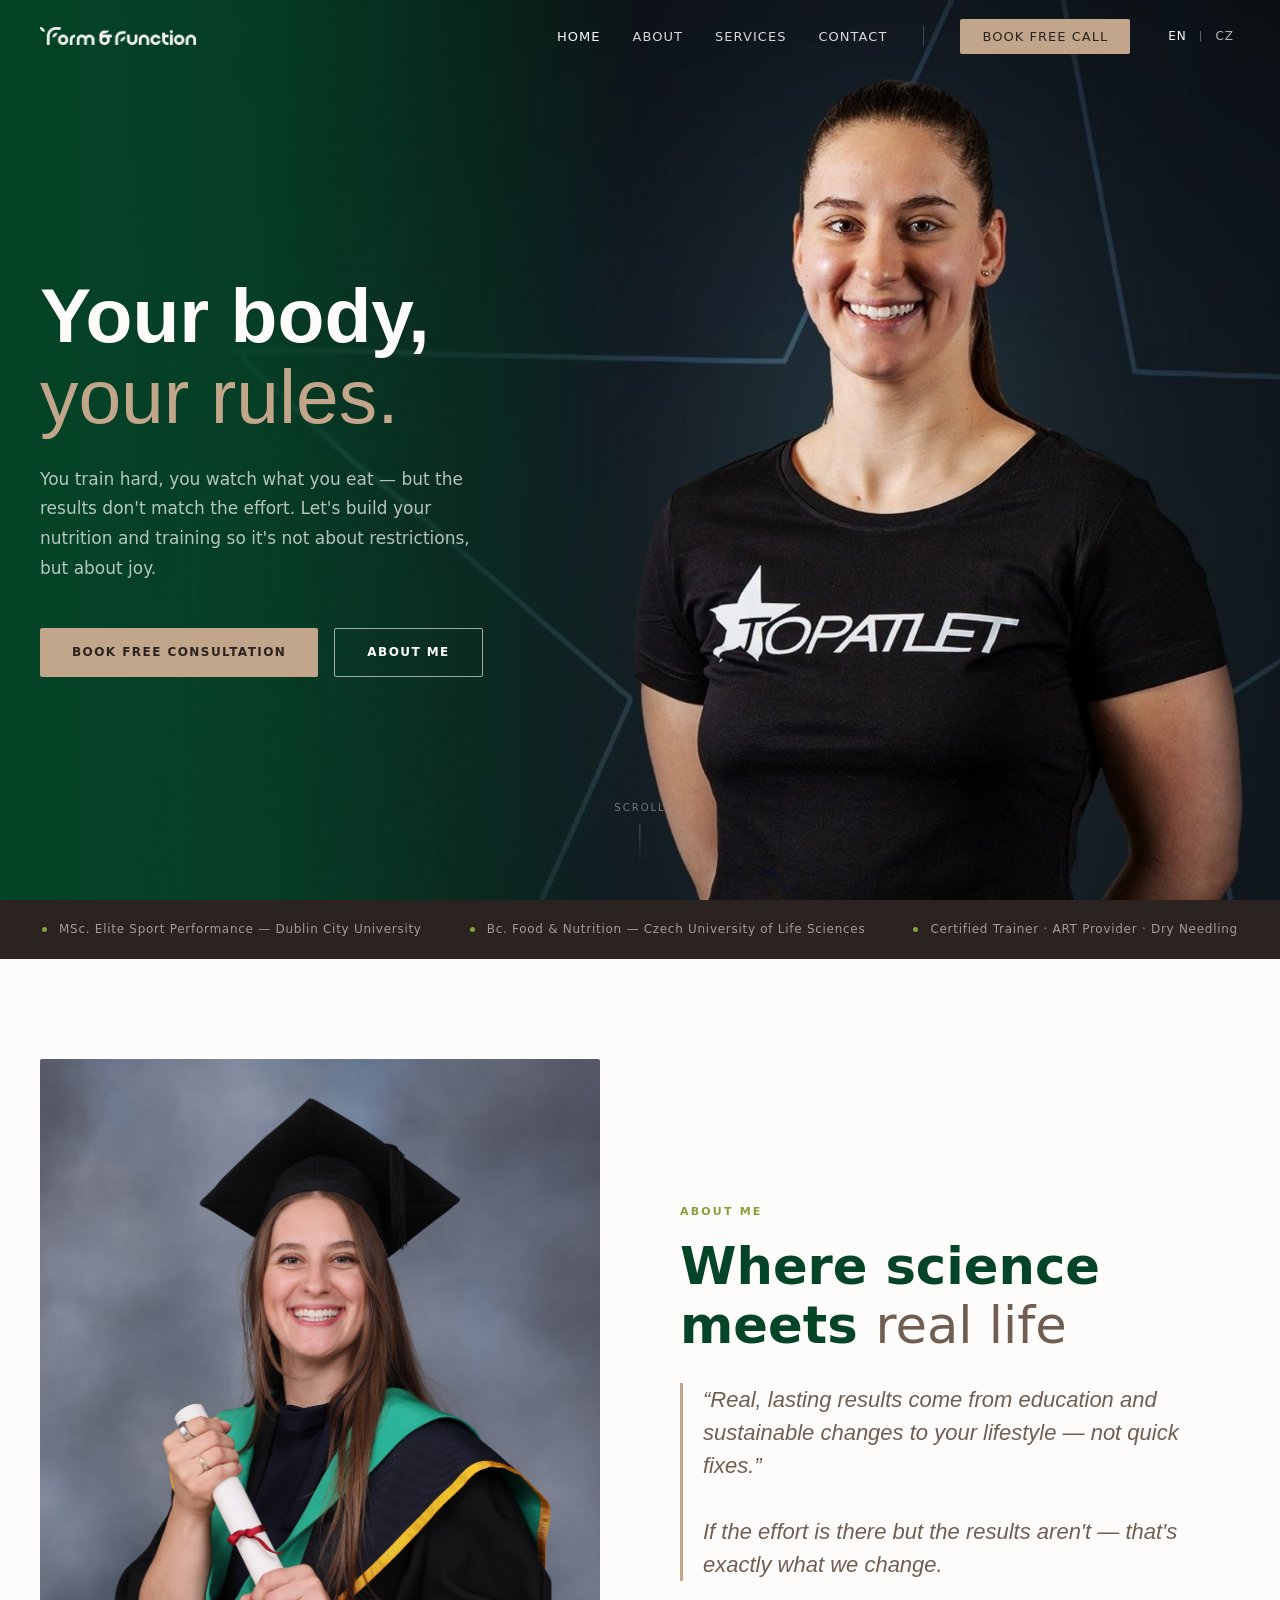
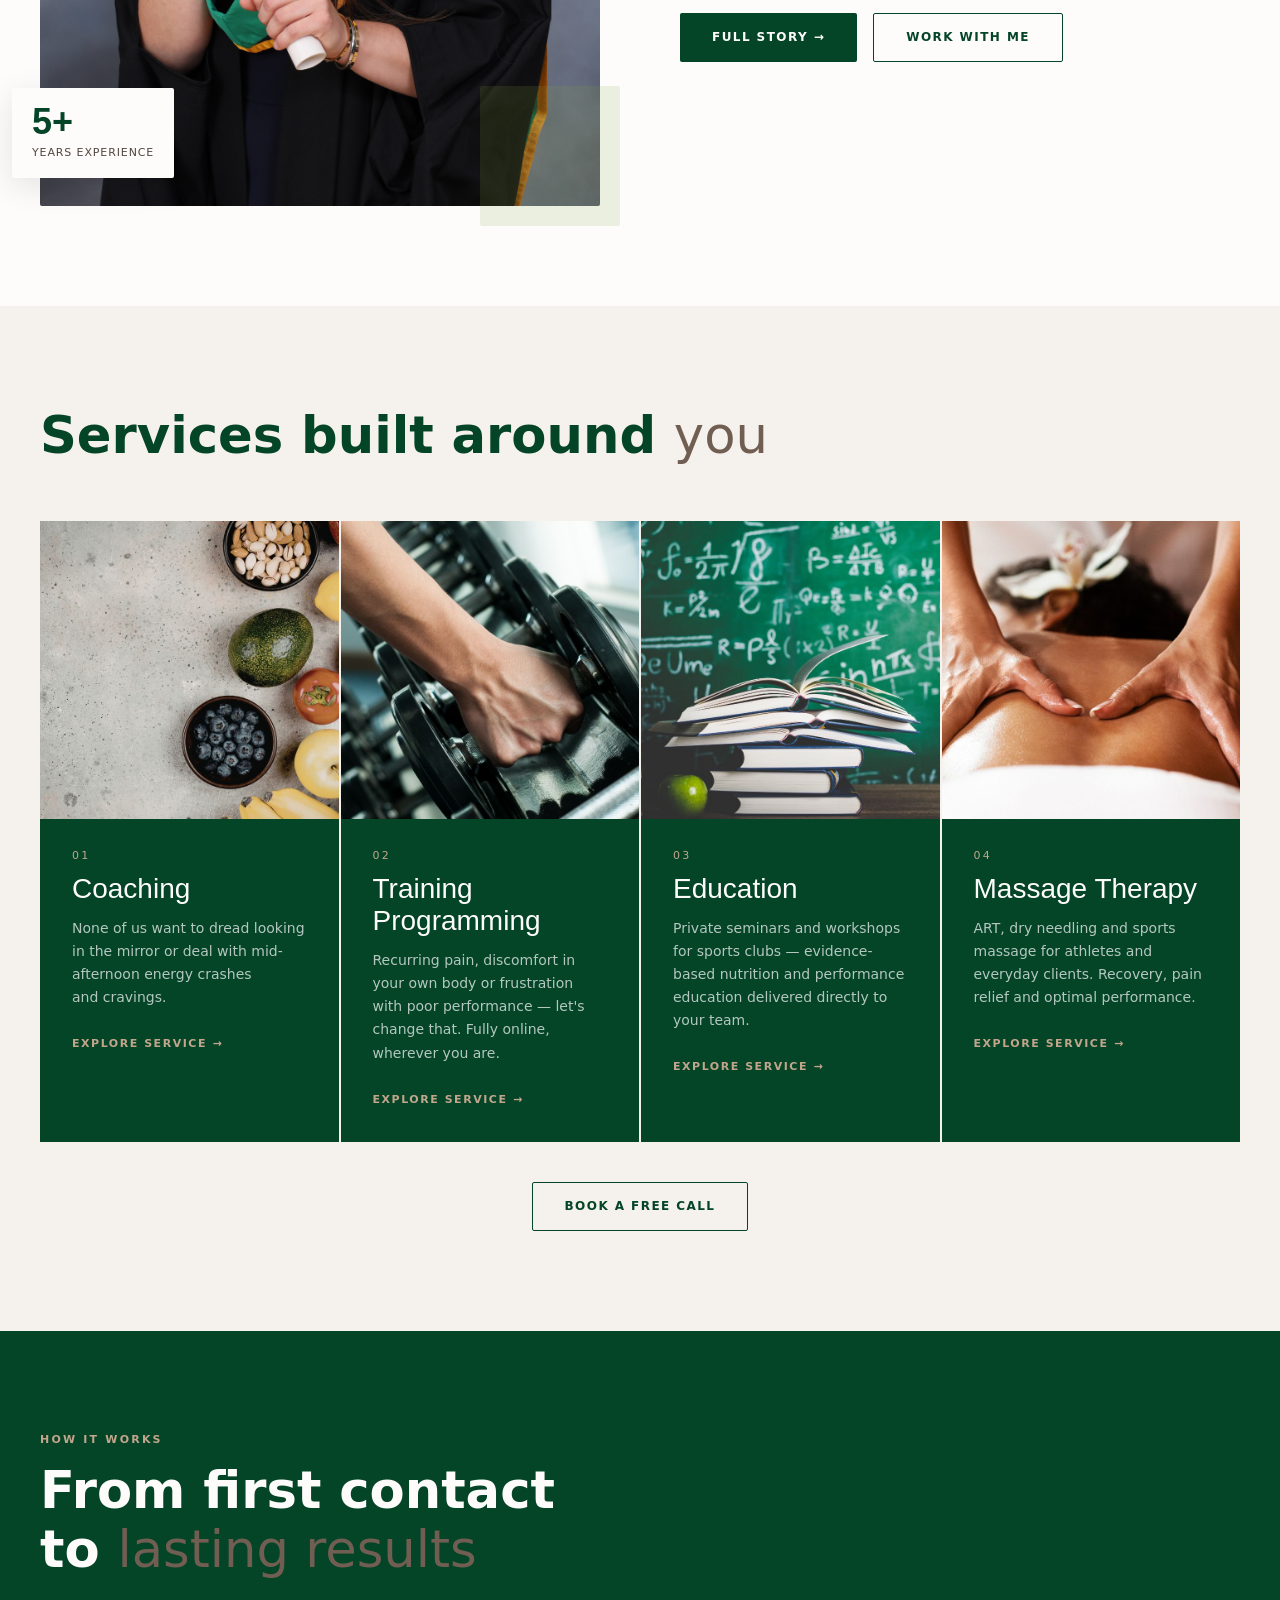
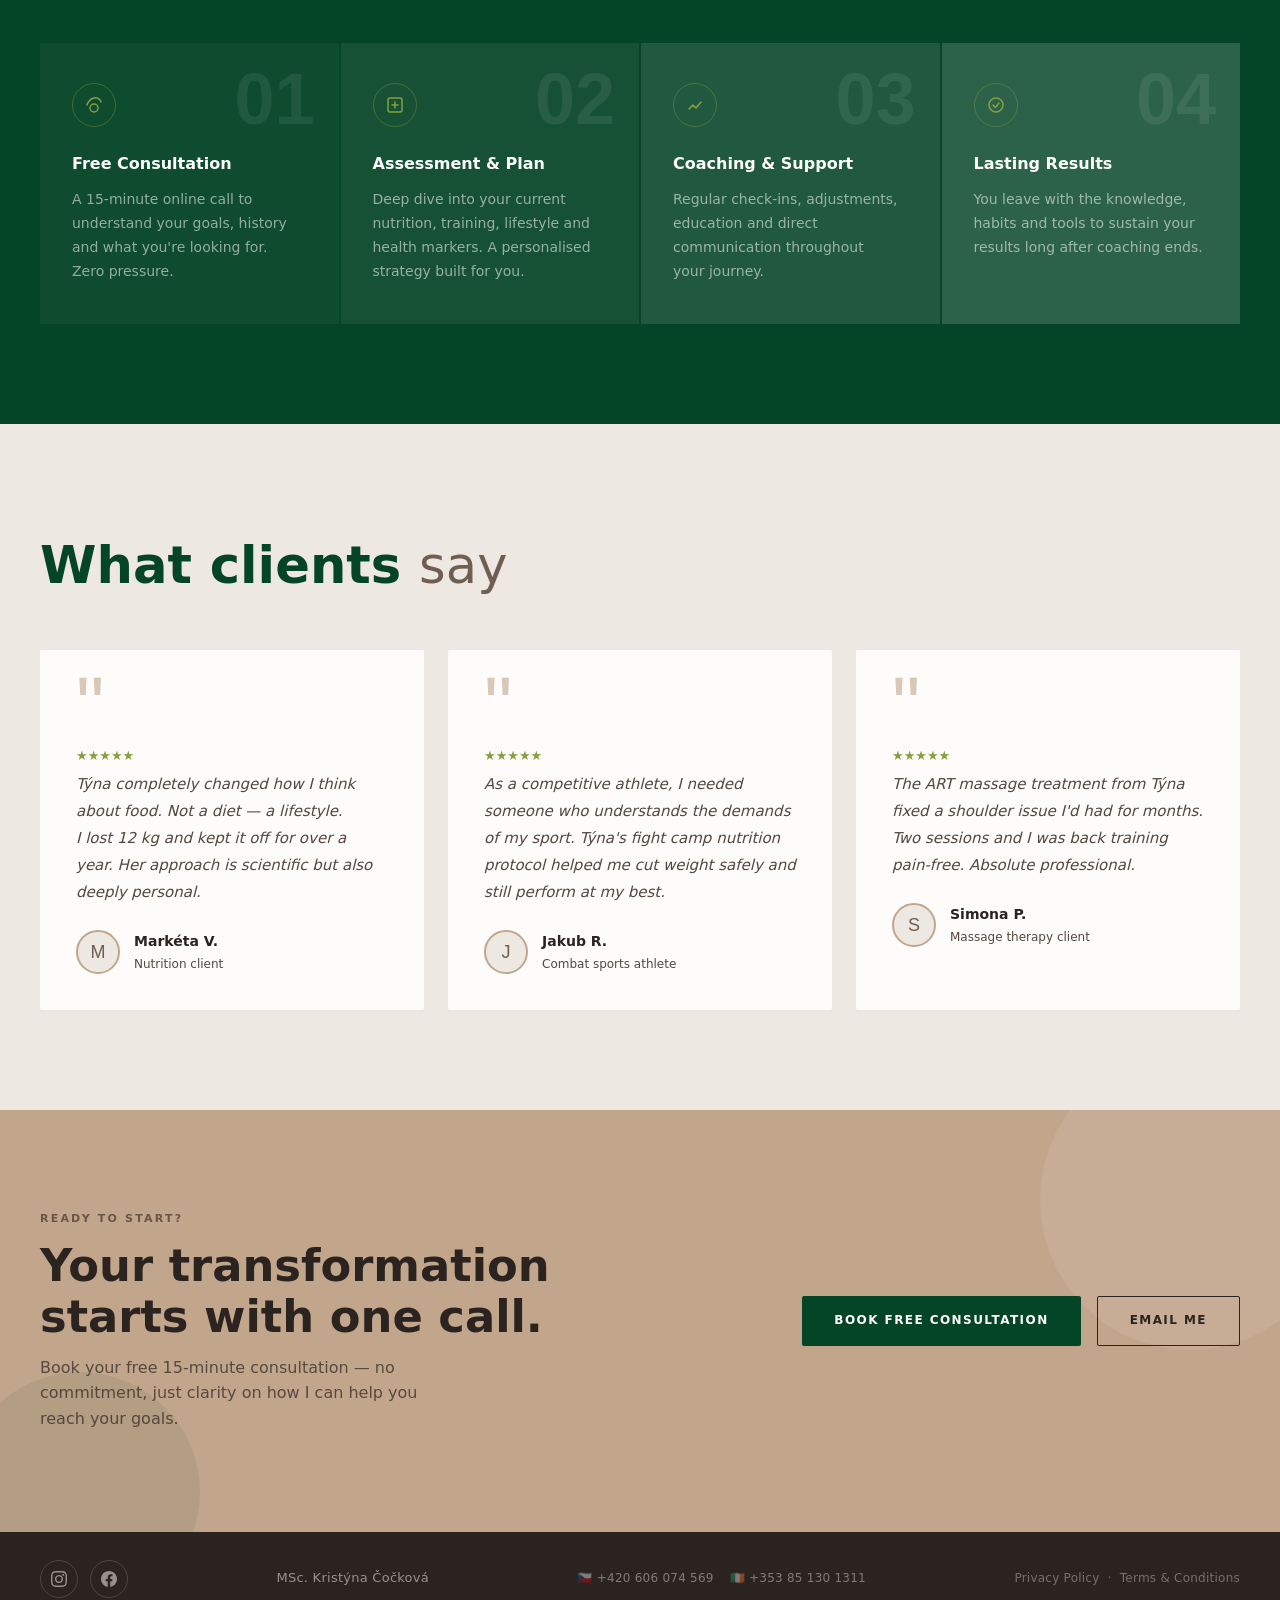
<file: index.html>
<!DOCTYPE html>
<html lang="en">
<head>
  <meta charset="UTF-8">
  <meta name="viewport" content="width=device-width, initial-scale=1.0">
  <title>Form & Function — Nutrition, Training & Massage | Kristýna Čočková</title>
  <meta name="description" content="Science-backed nutrition coaching, personal training and massage therapy by Kristýna Čočková, MSc. Online and in-person.">
  <link rel="stylesheet" href="shared.css">
  <link rel="icon" href="data:image/svg+xml,<svg xmlns='http://www.w3.org/2000/svg' viewBox='0 0 32 32'><rect width='32' height='32' rx='4' fill='%23044427'/><text x='50%25' y='55%25' font-size='18' font-family='serif' fill='%23C2A68C' text-anchor='middle' dominant-baseline='middle'>F</text></svg>">
  <style>
    /* ── Reveal animations ── */
    [data-reveal] { opacity: 0; transform: translateY(28px); transition: opacity 0.7s ease, transform 0.7s ease; }
    [data-reveal].revealed { opacity: 1; transform: none; }
    [data-reveal][data-delay="1"] { transition-delay: 0.1s; }
    [data-reveal][data-delay="2"] { transition-delay: 0.2s; }
    [data-reveal][data-delay="3"] { transition-delay: 0.3s; }
    [data-reveal][data-delay="4"] { transition-delay: 0.4s; }

    /* ── Hero ── */
    .hero {
      min-height: 100vh;
      position: relative;
      display: flex;
      align-items: center;
      overflow: hidden;
      background: url('tynka.jpg') center top / cover no-repeat;
    }
    .hero::before {
      content: '';
      position: absolute;
      inset: 0;
      background: linear-gradient(to right, var(--green) 0%, rgba(4,68,39,0.85) 20%, rgba(4,68,39,0.4) 38%, transparent 50%);
      z-index: 1;
      pointer-events: none;
    }
    .hero-inner {
      position: relative;
      z-index: 2;
      max-width: 1280px;
      margin: 0 auto;
      padding: calc(var(--nav-h) + 80px) 40px 100px;
      width: 100%;
      display: flex;
      align-items: center;
    }
    .hero-content {
      max-width: 620px;
    }
    .hero-eyebrow {
      display: flex;
      align-items: center;
      gap: 12px;
      margin-bottom: 28px;
    }
    .hero-eyebrow-line {
      width: 40px;
      height: 1.5px;
      background: var(--sand);
      flex-shrink: 0;
    }
    .hero-eyebrow span {
      font-size: 11px;
      font-weight: 600;
      letter-spacing: 0.22em;
      text-transform: uppercase;
      color: var(--sand);
    }
    .hero-title {
      font-family: 'Garet', sans-serif;
      font-size: clamp(44px, 6vw, 86px);
      font-weight: 800;
      line-height: 1.05;
      color: var(--white);
      text-wrap: pretty;
      margin-bottom: 28px;
    }
    .hero-title em {
      font-style: normal; font-weight: 400;
      color: var(--sand);
    }
    .hero-title strong {
      font-weight: 600;
      color: var(--lime-light);
    }
    .hero-sub {
      font-size: 17px;
      line-height: 1.75;
      color: rgba(255,255,255,0.7);
      max-width: 460px;
      margin-bottom: 44px;
      text-wrap: pretty;
    }
    .hero-actions {
      display: flex;
      gap: 16px;
      flex-wrap: wrap;
    }
    .hero-scroll {
      position: absolute;
      bottom: 36px;
      left: 50%;
      transform: translateX(-50%);
      z-index: 2;
      display: flex;
      flex-direction: column;
      align-items: center;
      gap: 8px;
    }
    .hero-scroll span {
      font-size: 10px;
      letter-spacing: 0.2em;
      text-transform: uppercase;
      color: rgba(255,255,255,0.4);
    }
    .hero-scroll-line {
      width: 1px;
      height: 40px;
      background: linear-gradient(to bottom, rgba(255,255,255,0.3), transparent);
      animation: scrollPulse 2s infinite;
    }
    @keyframes scrollPulse {
      0%, 100% { opacity: 0.4; }
      50% { opacity: 1; }
    }

    /* ── Credentials strip ── */
    .credentials {
      background: var(--brown-dark);
      padding: 20px 40px;
    }
    .credentials-inner {
      max-width: 1280px;
      margin: 0 auto;
      display: flex;
      align-items: center;
      justify-content: center;
      gap: 48px;
      flex-wrap: wrap;
    }
    .cred-item {
      display: flex;
      align-items: center;
      gap: 12px;
      color: rgba(255,255,255,0.55);
      font-size: 12px;
      letter-spacing: 0.06em;
      font-weight: 500;
    }
    .cred-dot {
      width: 5px;
      height: 5px;
      border-radius: 50%;
      background: var(--lime);
      flex-shrink: 0;
    }

    /* ── About strip ── */
    .about-strip {
      padding: 100px 40px;
      background: var(--white);
    }
    .about-strip-inner {
      max-width: 1280px;
      margin: 0 auto;
      display: grid;
      grid-template-columns: 1fr 1fr;
      gap: 80px;
      align-items: center;
    }
    .about-photo-wrap {
      position: relative;
    }
    .about-photo-frame {
      aspect-ratio: 3/4;
      background: var(--cream-mid);
      border-radius: 2px;
      overflow: hidden;
      position: relative;
    }
    .about-photo-frame img {
      width: 100%;
      height: 100%;
      object-fit: cover;
      object-position: center top;
      display: block;
    }
    .about-photo-accent {
      position: absolute;
      bottom: -20px;
      right: -20px;
      width: 140px;
      height: 140px;
      background: var(--lime);
      opacity: 0.15;
      border-radius: 2px;
    }
    .about-photo-tag {
      position: absolute;
      bottom: 28px;
      left: -28px;
      background: var(--white);
      padding: 16px 20px;
      box-shadow: 0 8px 32px rgba(0,0,0,0.1);
      border-radius: 2px;
    }
    .about-photo-tag .tag-num {
      font-family: 'Garet', sans-serif;
      font-size: 36px;
      font-weight: 800;
      color: var(--green);
      line-height: 1;
    }
    .about-photo-tag .tag-label {
      font-size: 11px;
      letter-spacing: 0.08em;
      text-transform: uppercase;
      color: var(--text-light);
      margin-top: 4px;
    }
    .about-text .section-label { margin-bottom: 16px; }
    .about-quote {
      font-family: 'Garet', sans-serif;
      font-size: 22px;
      font-weight: 400;
      font-style: italic;
      color: var(--sand-dark);
      line-height: 1.5;
      border-left: 3px solid var(--sand);
      padding-left: 20px;
      margin: 28px 0;
    }
    .about-text p {
      font-size: 16px;
      line-height: 1.8;
      color: var(--text-light);
      text-wrap: pretty;
    }

    /* ── Services ── */
    .services {
      padding: 100px 40px;
      background: var(--cream);
    }
    .services-inner {
      max-width: 1280px;
      margin: 0 auto;
    }
    .services-header {
      display: flex;
      align-items: flex-end;
      justify-content: space-between;
      margin-bottom: 56px;
      gap: 24px;
      flex-wrap: wrap;
    }
    .services-grid {
      display: grid;
      grid-template-columns: repeat(4, 1fr);
      gap: 2px;
    }
    .service-card {
      display: flex;
      flex-direction: column;
      overflow: hidden;
      background: var(--green);
      cursor: pointer;
    }
    .service-card-img {
      aspect-ratio: 1;
      flex-shrink: 0;
      position: relative;
      overflow: hidden;
    }
    .service-card-img img {
      width: 100%;
      height: 100%;
      object-fit: cover;
      display: block;
      transition: transform 0.6s ease;
    }
    .service-card:hover .service-card-img img { transform: scale(1.04); }
    .service-card-content {
      padding: 28px 32px 32px;
    }
    .service-card-number {
      font-size: 11px;
      letter-spacing: 0.2em;
      color: var(--sand);
      margin-bottom: 8px;
      font-weight: 500;
    }
    .service-card-title {
      font-family: 'Garet', sans-serif;
      font-size: 28px;
      font-weight: 400;
      color: var(--white);
      margin-bottom: 12px;
      line-height: 1.15;
    }
    .service-card-desc {
      font-size: 14px;
      line-height: 1.65;
      color: rgba(255,255,255,0.7);
      margin-bottom: 20px;
      max-width: 280px;
      text-wrap: pretty;
    }
    .service-card-link {
      display: inline-flex;
      align-items: center;
      gap: 8px;
      font-size: 11px;
      font-weight: 600;
      letter-spacing: 0.14em;
      text-transform: uppercase;
      color: var(--sand);
      transition: gap 0.2s;
    }
    .service-card:hover .service-card-link { gap: 14px; }

    /* ── Process ── */
    .process {
      padding: 100px 40px;
      background: var(--green);
    }
    .process-inner {
      max-width: 1280px;
      margin: 0 auto;
    }
    .process-header { margin-bottom: 64px; }
    .process-header .section-label { color: var(--sand); }
    .process-header .section-title { color: var(--white); }
    .process-steps {
      display: grid;
      grid-template-columns: repeat(4, 1fr);
      gap: 2px;
    }
    .process-step {
      background: rgba(255,255,255,0.05);
      padding: 40px 32px;
      position: relative;
      transition: background 0.3s;
    }
    .process-step:hover { background: rgba(255,255,255,0.09); }
    .process-step-num {
      font-family: 'Garet', sans-serif;
      font-size: 72px;
      font-weight: 800;
      color: rgba(255,255,255,0.08);
      line-height: 1;
      position: absolute;
      top: 20px;
      right: 24px;
    }
    .process-step-icon {
      width: 44px;
      height: 44px;
      border-radius: 50%;
      border: 1.5px solid rgba(134,160,61,0.4);
      display: flex;
      align-items: center;
      justify-content: center;
      margin-bottom: 24px;
    }
    .process-step-title {
      font-size: 16px;
      font-weight: 600;
      color: var(--white);
      margin-bottom: 12px;
    }
    .process-step-desc {
      font-size: 14px;
      line-height: 1.7;
      color: rgba(255,255,255,0.55);
      text-wrap: pretty;
    }

    /* ── Testimonials ── */
    .testimonials {
      padding: 100px 40px;
      background: var(--cream-mid);
    }
    .testimonials-inner {
      max-width: 1280px;
      margin: 0 auto;
    }
    .testimonials-header { margin-bottom: 56px; }
    .testimonials-grid {
      display: grid;
      grid-template-columns: repeat(3, 1fr);
      gap: 24px;
    }
    .testimonial-card {
      background: var(--white);
      padding: 36px;
      border-radius: 2px;
      position: relative;
    }
    .testimonial-card::before {
      content: '"';
      font-family: 'Garet', sans-serif;
      font-size: 80px;
      color: var(--sand);
      line-height: 0.5;
      display: block;
      margin-bottom: 20px;
      opacity: 0.6;
    }
    .testimonial-text {
      font-size: 15px;
      line-height: 1.8;
      color: var(--text-light);
      font-style: italic;
      text-wrap: pretty;
      margin-bottom: 24px;
    }
    .testimonial-author {
      display: flex;
      align-items: center;
      gap: 14px;
    }
    .testimonial-avatar {
      width: 44px;
      height: 44px;
      border-radius: 50%;
      background: var(--cream-mid);
      border: 2px solid var(--sand);
      display: flex;
      align-items: center;
      justify-content: center;
      font-family: 'Garet', sans-serif;
      font-size: 18px;
      color: var(--sand-dark);
      flex-shrink: 0;
    }
    .testimonial-name {
      font-size: 14px;
      font-weight: 600;
      color: var(--text);
    }
    .testimonial-role {
      font-size: 12px;
      color: var(--text-light);
      margin-top: 2px;
    }
    .testimonial-stars {
      color: var(--lime);
      font-size: 13px;
      margin-bottom: 4px;
    }

    /* ── CTA Banner ── */
    .cta-banner {
      padding: 100px 40px;
      background: var(--sand);
      position: relative;
      overflow: hidden;
    }
    .cta-banner::before {
      content: '';
      position: absolute;
      top: -60px; right: -60px;
      width: 300px; height: 300px;
      border-radius: 50%;
      background: rgba(255,255,255,0.08);
    }
    .cta-banner::after {
      content: '';
      position: absolute;
      bottom: -80px; left: -40px;
      width: 240px; height: 240px;
      border-radius: 50%;
      background: rgba(4,68,39,0.08);
    }
    .cta-banner-inner {
      max-width: 1280px;
      margin: 0 auto;
      position: relative;
      z-index: 2;
      display: flex;
      align-items: center;
      justify-content: space-between;
      gap: 48px;
      flex-wrap: wrap;
    }
    .cta-banner-text .section-label { color: var(--brown-dark); opacity: 0.6; }
    .cta-banner-text .section-title { color: var(--brown-dark); font-size: clamp(28px, 3.5vw, 48px); }
    .cta-banner-actions { display: flex; gap: 16px; flex-wrap: wrap; }

    /* ── Responsive ── */
    @media (max-width: 1024px) {
      .about-strip-inner { grid-template-columns: 1fr; gap: 48px; }
      .about-photo-wrap { max-width: 420px; }
      .services-grid { grid-template-columns: 1fr 1fr; }
      .services-grid .service-card:nth-child(4) { grid-column: span 2; }
      .process-steps { grid-template-columns: 1fr 1fr; }
      .testimonials-grid { grid-template-columns: 1fr 1fr; }
    }
    @media (max-width: 768px) {
      .hero-photo { display: none; }
      .hero-inner { padding-left: 20px; padding-right: 20px; }
      .credentials { padding: 16px 20px; }
      .credentials-inner { gap: 20px; justify-content: flex-start; }
      .about-strip, .services, .process, .testimonials, .cta-banner { padding: 64px 20px; }
      .services-grid { grid-template-columns: 1fr; }
      .process-steps { grid-template-columns: 1fr; }
      .testimonials-grid { grid-template-columns: 1fr; }
      .services-header { flex-direction: column; align-items: flex-start; }
      .cta-banner-inner { flex-direction: column; }
      .about-photo-tag { left: 12px; }
    }
  </style>

  <!-- SEO & Open Graph -->
  <link rel="canonical" href="https://formnfunction.eu/">
  <meta property="og:type" content="website">
  <meta property="og:url" content="https://formnfunction.eu/">
  <meta property="og:title" content="Form & Function — Nutrition, Training & Massage | Kristýna Čočková">
  <meta property="og:description" content="Science-backed nutrition coaching and training programming by Kristýna Čočková, MSc. Fully online. Real results, no restrictions.">
  <meta property="og:image" content="https://formnfunction.eu/tynka.jpg">
  <meta property="og:site_name" content="Form & Function">
  <meta name="twitter:card" content="summary_large_image">
  <meta name="twitter:title" content="Form & Function — Nutrition, Training & Massage | Kristýna Čočková">
  <meta name="twitter:description" content="Science-backed nutrition coaching and training programming by Kristýna Čočková, MSc. Fully online. Real results, no restrictions.">
  <meta name="twitter:image" content="https://formnfunction.eu/tynka.jpg">
</head>
<body>

  <!-- Nav injected by JS -->

  <!-- ═══════════ HERO ═══════════ -->
  <section class="hero">
    <div class="hero-inner">
      <div class="hero-content">
        <h1 class="hero-title" data-en="Your body,<br><em>your rules.</em>" data-cs="Tvoje tělo,<br><em>tvá pravidla.</em>">
          Your body,<br><em>your rules.</em>
        </h1>
        <p class="hero-sub" data-en="You train hard, you watch what you eat — but the results don't match the effort. Let's build your nutrition and training so it's not about restrictions, but about joy." data-cs="Makáš, hlídáš jídlo — a výsledky pořád neodpovídají snaze. Postavme tvou výživu a trénink tak, aby to nebylo o restrikcích, ale o radosti.">
          Makáš, hlídáš jídlo — a výsledky pořád neodpovídají snaze. Postavme tvou výživu a trénink tak, aby to nebylo o restrikcích, ale o radosti.
        </p>
        <div class="hero-actions">
          <a href="https://calendly.com/formnfunction/free-consultation" class="btn btn-sand" data-en="Book Free Consultation" data-cs="Domluvit konzultaci zdarma">Book Free Consultation</a>
          <a href="/about" class="btn btn-outline-white" data-en="About me" data-cs="O mně">About me</a>
        </div>
      </div>
    </div>

    <div class="hero-scroll">
      <span>Scroll</span>
      <div class="hero-scroll-line"></div>
    </div>
  </section>

  <!-- ═══════════ CREDENTIALS ═══════════ -->
  <div class="credentials">
    <div class="credentials-inner">
      <div class="cred-item"><div class="cred-dot"></div><span data-en="MSc. Elite Sport Performance — Dublin City University" data-cs="MSc. Elite Sport Performance — Dublin City University">MSc. Elite Sport Performance — Dublin City University</span></div>
      <div class="cred-item"><div class="cred-dot"></div><span data-en="Bc. Food & Nutrition — Czech University of Life Sciences" data-cs="Bc. Výživa a potraviny — ČZU Praha">Bc. Food & Nutrition — Czech University of Life Sciences</span></div>
      <div class="cred-item"><div class="cred-dot"></div><span data-en="Certified Trainer · ART Provider · Dry Needling" data-cs="Certifikovaný trenér · ART · Dry Needling">Certified Trainer · ART Provider · Dry Needling</span></div>
    </div>
  </div>

  <!-- ═══════════ ABOUT STRIP ═══════════ -->
  <section class="about-strip">
    <div class="about-strip-inner">
      <div class="about-photo-wrap" data-reveal>
        <div class="about-photo-frame">
          <img src="tyna.jpg" alt="Kristýna Čočková">
        </div>
        <div class="about-photo-accent"></div>
        <div class="about-photo-tag">
          <div class="tag-num">5+</div>
          <div class="tag-label" data-en="Years experience" data-cs="Let zkušeností">Years experience</div>
        </div>
      </div>

      <div class="about-text" data-reveal data-delay="2">
        <span class="section-label" data-en="About me" data-cs="O mně">About me</span>
        <h2 class="section-title" data-en="Where science meets <em>real life</em>" data-cs="Kde věda potkává <em>skutečný život</em>">Where science meets <em>real life</em></h2>

        <blockquote class="about-quote" data-en="&ldquo;Real, lasting results come from education and sustainable changes to your lifestyle — not quick fixes.&rdquo;<br><br>If the effort is there but the results aren't — that's exactly what we change." data-cs="&ldquo;Skutečné, trvalé výsledky přichází ze vzdělání a udržitelných změn tvyho životního stylu — ne z rychlých řešení.&rdquo;<br><br>Makáš, ale výsledky nepřichází? Přesně to změníme.">
          &ldquo;Skutečné, trvalé výsledky přichází ze vzdělání a udržitelných změn tvyho životního stylu — ne z rychlých řešení.&rdquo;<br><br>Makáš, ale výsledky nepřichází? Přesně to změníme.
        </blockquote>

        <div style="margin-top: 32px; display: flex; gap: 16px; flex-wrap: wrap;">
          <a href="/about" class="btn btn-primary" data-en="Full story →" data-cs="Celý příběh →">Full story →</a>
          <a href="/contact" class="btn btn-outline" data-en="Work with me" data-cs="Pracuj se mnou">Work with me</a>
        </div>
      </div>
    </div>
  </section>

  <!-- ═══════════ SERVICES ═══════════ -->
  <section class="services">
    <div class="services-inner">
      <div class="services-header">
        <h2 class="section-title" data-en="Services built around <em>you</em>" data-cs="Služby postavené <em>kolem vás</em>">Services built around <em>you</em></h2>
      </div>

      <div class="services-grid">
        <!-- Nutrition -->
        <a href="/nutrition" class="service-card" data-reveal>
          <div class="service-card-img">
            <img src="nutrition.jpg" alt="Nutrition Coaching">
          </div>
          <div class="service-card-content">
            <div class="service-card-number">01</div>
            <h3 class="service-card-title" data-en="Coaching" data-cs="Koučing">Coaching</h3>
            <p class="service-card-desc" data-en="None of us want to dread looking in the mirror or deal with mid-afternoon energy crashes and cravings." data-cs="Nikdo z nás nechce mít strach z pohledu do zrcadla nebo čelit odpoledním propadům energie a záchvatům hladu.">None of us want to dread looking in the mirror or deal with mid-afternoon energy crashes and cravings.</p>
            <span class="service-card-link" data-en="Explore service →" data-cs="Zobrazit službu →">Explore service →</span>
          </div>
        </a>

        <!-- Training -->
        <a href="/training" class="service-card" data-reveal data-delay="2">
          <div class="service-card-img">
            <img src="training.jpg" alt="Personal Training">
          </div>
          <div class="service-card-content">
            <div class="service-card-number">02</div>
            <h3 class="service-card-title" data-en="Training Programming" data-cs="Tréninkový programming">Training Programming</h3>
            <p class="service-card-desc" data-en="Recurring pain, discomfort in your own body or frustration with poor performance — let's change that. Fully online, wherever you are." data-cs="Opakující se bolesti, diskomfort ve vlastním těle nebo frustrace ze slabého výkonu — zkusme to změnit. Plně online, nezáleží na tom, odkud jsi.">Recurring pain, discomfort in your own body or frustration with poor performance — let's change that. Fully online, wherever you are.</p>
            <span class="service-card-link" data-en="Explore service →" data-cs="Zobrazit službu →">Explore service →</span>
          </div>
        </a>

        <!-- Education -->
        <a href="/education" class="service-card" data-reveal data-delay="3">
          <div class="service-card-img">
            <img src="education.jpg" alt="Education">
          </div>
          <div class="service-card-content">
            <div class="service-card-number">03</div>
            <h3 class="service-card-title" data-en="Education" data-cs="Vzdělávání">Education</h3>
            <p class="service-card-desc" data-en="Private seminars and workshops for sports clubs — evidence-based nutrition and performance education delivered directly to your team." data-cs="Soukromé semináře a workshopy pro sportovní kluby — vědecky podložené vzdělávání o výživě a výkonu přímo pro váš tým.">Private seminars and workshops for sports clubs — evidence-based nutrition and performance education delivered directly to your team.</p>
            <span class="service-card-link" data-en="Explore service →" data-cs="Zobrazit službu →">Explore service →</span>
          </div>
        </a>

        <!-- Massage -->
        <a href="/massage" class="service-card" data-reveal data-delay="4">
          <div class="service-card-img">
            <img src="massage.jpg" alt="Massage Therapy">
          </div>
          <div class="service-card-content">
            <div class="service-card-number">04</div>
            <h3 class="service-card-title" data-en="Massage Therapy" data-cs="Masáže a manuální terapie">Massage Therapy</h3>
            <p class="service-card-desc" data-en="ART, dry needling and sports massage for athletes and everyday clients. Recovery, pain relief and optimal performance." data-cs="ART, dry needling a sportovní masáže pro sportovce i běžné klienty. Regenerace, úleva od bolesti a optimální výkon.">ART, dry needling and sports massage for athletes and everyday clients. Recovery, pain relief and optimal performance.</p>
            <span class="service-card-link" data-en="Explore service →" data-cs="Zobrazit službu →">Explore service →</span>
          </div>
        </a>
      </div>
      <div style="text-align:center; margin-top:40px;">
        <a href="/contact" class="btn btn-outline" data-en="Book a free call" data-cs="Domluvit konzultaci">Book a free call</a>
      </div>
    </div>
  </section>

  <!-- ═══════════ PROCESS ═══════════ -->
  <section class="process">
    <div class="process-inner">
      <div class="process-header" data-reveal>
        <span class="section-label" data-en="How it works" data-cs="Jak to funguje">How it works</span>
        <h2 class="section-title" data-en="From first contact<br>to <em>lasting results</em>" data-cs="Od prvního kontaktu<br>k <em>trvalým výsledkům</em>">From first contact<br>to <em>lasting results</em></h2>
      </div>
      <div class="process-steps">
        <div class="process-step" data-reveal style="background:rgba(255,255,255,0.04)">
          <div class="process-step-num">01</div>
          <div class="process-step-icon">
            <svg width="20" height="20" viewBox="0 0 20 20" fill="none"><path d="M3 10 Q5 4 10 3 Q15 2 17 7" stroke="#86A03D" stroke-width="1.5" stroke-linecap="round"/><circle cx="10" cy="13" r="4" stroke="#86A03D" stroke-width="1.5"/></svg>
          </div>
          <div class="process-step-title" data-en="Free Consultation" data-cs="Konzultace zdarma">Free Consultation</div>
          <p class="process-step-desc" data-en="A 15-minute online call to understand your goals, history and what you're looking for. Zero pressure." data-cs="15minutový online hovor pro pochopení vašich cílů, historie a toho, co hledáte. Bez závazku.">A 15-minute online call to understand your goals, history and what you're looking for. Zero pressure.</p>
        </div>
        <div class="process-step" data-reveal data-delay="1" style="background:rgba(255,255,255,0.07)">
          <div class="process-step-num">02</div>
          <div class="process-step-icon">
            <svg width="20" height="20" viewBox="0 0 20 20" fill="none"><rect x="3" y="3" width="14" height="14" rx="2" stroke="#86A03D" stroke-width="1.5"/><path d="M7 10h6M10 7v6" stroke="#86A03D" stroke-width="1.5" stroke-linecap="round"/></svg>
          </div>
          <div class="process-step-title" data-en="Assessment &amp; Plan" data-cs="Posouzení a plán">Assessment &amp; Plan</div>
          <p class="process-step-desc" data-en="Deep dive into your current nutrition, training, lifestyle and health markers. A personalised strategy built for you." data-cs="Hluboká analýza vaší současné výživy, tréninku, životního stylu a zdravotních ukazatelů. Personalizovaná strategie pro vás.">Deep dive into your current nutrition, training, lifestyle and health markers. A personalised strategy built for you.</p>
        </div>
        <div class="process-step" data-reveal data-delay="2" style="background:rgba(255,255,255,0.11)">
          <div class="process-step-num">03</div>
          <div class="process-step-icon">
            <svg width="20" height="20" viewBox="0 0 20 20" fill="none"><path d="M4 14 l4-4 3 3 5-6" stroke="#86A03D" stroke-width="1.5" stroke-linecap="round" stroke-linejoin="round"/></svg>
          </div>
          <div class="process-step-title" data-en="Coaching &amp; Support" data-cs="Koučing a podpora">Coaching &amp; Support</div>
          <p class="process-step-desc" data-en="Regular check-ins, adjustments, education and direct communication throughout your journey." data-cs="Pravidelné kontroly, úpravy, vzdělávání a přímá komunikace po celou dobu vaší cesty.">Regular check-ins, adjustments, education and direct communication throughout your journey.</p>
        </div>
        <div class="process-step" data-reveal data-delay="3" style="background:rgba(255,255,255,0.16)">
          <div class="process-step-num">04</div>
          <div class="process-step-icon">
            <svg width="20" height="20" viewBox="0 0 20 20" fill="none"><circle cx="10" cy="10" r="7" stroke="#86A03D" stroke-width="1.5"/><path d="M7 10l2.5 2.5L13 8" stroke="#86A03D" stroke-width="1.5" stroke-linecap="round" stroke-linejoin="round"/></svg>
          </div>
          <div class="process-step-title" data-en="Lasting Results" data-cs="Trvalé výsledky">Lasting Results</div>
          <p class="process-step-desc" data-en="You leave with the knowledge, habits and tools to sustain your results long after coaching ends." data-cs="Odcházíte se znalostmi, návyky a nástroji pro udržení výsledků dlouho po skončení koučinku.">You leave with the knowledge, habits and tools to sustain your results long after coaching ends.</p>
        </div>
      </div>
    </div>
  </section>

  <!-- ═══════════ TESTIMONIALS ═══════════ -->
  <section class="testimonials">
    <div class="testimonials-inner">
      <div class="testimonials-header" data-reveal>
        <span class="section-label" data-en="" data-cs=""></span>
        <h2 class="section-title" data-en="What clients <em>say</em>" data-cs="Co říkají <em>klienti</em>">What clients <em>say</em></h2>
      </div>
      <div class="testimonials-grid">
        <div class="testimonial-card" data-reveal>
          <div class="testimonial-stars">★★★★★</div>
          <p class="testimonial-text" data-en="Týna completely changed how I think about food. Not a diet — a lifestyle. I lost 12 kg and kept it off for over a year. Her approach is scientific but also deeply personal." data-cs="Týna úplně změnila to, jak přemýšlím o jídle. Ne dieta — životní styl. Shodila jsem 12 kg a udržuji si váhu přes rok. Její přístup je vědecký, ale také hluboce osobní.">"Týna completely changed how I think about food. Not a diet — a lifestyle. I lost 12 kg and kept it off for over a year. Her approach is scientific but also deeply personal."</p>
          <div class="testimonial-author">
            <div class="testimonial-avatar">M</div>
            <div>
              <div class="testimonial-name">Markéta V.</div>
              <div class="testimonial-role" data-en="Nutrition client" data-cs="Klientka výživy">Nutrition client</div>
            </div>
          </div>
        </div>
        <div class="testimonial-card" data-reveal data-delay="2">
          <div class="testimonial-stars">★★★★★</div>
          <p class="testimonial-text" data-en="As a competitive athlete, I needed someone who understands the demands of my sport. Týna's fight camp nutrition protocol helped me cut weight safely and still perform at my best." data-cs="Jako závodní sportovce jsem potřeboval někoho, kdo rozumí nárokům mého sportu. Týnin protokol pro fight camp mi pomohl bezpečně zhubnout a stále podávat nejlepší výkony.">"As a competitive athlete, I needed someone who understands the demands of my sport. Týna's fight camp nutrition protocol helped me cut weight safely and still perform at my best."</p>
          <div class="testimonial-author">
            <div class="testimonial-avatar">J</div>
            <div>
              <div class="testimonial-name">Jakub R.</div>
              <div class="testimonial-role" data-en="Combat sports athlete" data-cs="Bojový sportovec">Combat sports athlete</div>
            </div>
          </div>
        </div>
        <div class="testimonial-card" data-reveal data-delay="4">
          <div class="testimonial-stars">★★★★★</div>
          <p class="testimonial-text" data-en="The ART massage treatment from Týna fixed a shoulder issue I'd had for months. Two sessions and I was back training pain-free. Absolute professional." data-cs="Masáž ART od Týny vyřešila problém s ramenem, který jsem měla měsíce. Dvě sezení a trénovala jsem bez bolesti. Absolutní profesionálka.">"The ART massage treatment from Týna fixed a shoulder issue I'd had for months. Two sessions and I was back training pain-free. Absolute professional."</p>
          <div class="testimonial-author">
            <div class="testimonial-avatar">S</div>
            <div>
              <div class="testimonial-name">Simona P.</div>
              <div class="testimonial-role" data-en="Massage therapy client" data-cs="Klientka masáží">Massage therapy client</div>
            </div>
          </div>
        </div>
      </div>
    </div>
  </section>

  <!-- ═══════════ CTA BANNER ═══════════ -->
  <section class="cta-banner">
    <div class="cta-banner-inner">
      <div class="cta-banner-text" data-reveal>
        <span class="section-label" data-en="Ready to start?" data-cs="Připraveni začít?">Ready to start?</span>
        <h2 class="section-title" data-en="Your transformation<br>starts with one call." data-cs="Vaše transformace<br>začíná jedním hovorem.">Your transformation<br>starts with one call.</h2>
        <p style="font-size:16px;color:var(--brown-dark);opacity:0.7;margin-top:12px;max-width:400px;text-wrap:pretty" data-en="Book your free 15-minute consultation — no commitment, just clarity on how I can help you reach your goals." data-cs="Zarezervujte si bezplatnou 15minutovou konzultaci — bez závazku, jen jasno o tom, jak vám mohu pomoci dosáhnout cílů.">Book your free 15-minute consultation — no commitment, just clarity on how I can help you reach your goals.</p>
      </div>
      <div class="cta-banner-actions" data-reveal data-delay="2">
        <a href="https://calendly.com/formnfunction/free-consultation" class="btn btn-primary" data-en="Book Free Consultation" data-cs="Domluvit konzultaci zdarma">Book Free Consultation</a>
        <a href="mailto:info@formnfunction.eu" class="btn btn-outline" style="color:var(--brown-dark);border-color:var(--brown-dark)" data-en="Email me" data-cs="Napsat mi">Email me</a>
      </div>
    </div>
  </section>

  <!-- Footer injected by JS -->

  <script src="shared.js"></script>
  <script>
    buildNav('home', true);
    buildFooter();
  </script>
</body>
</html>
</file>
<file: shared.css>
/* ============================================
   Form & Function — Shared Styles
   Brand: Kristýna Čočková | formnfunction.eu
   ============================================ */

@import url('https://fonts.cdnfonts.com/css/garet');

/* ─── Tokens ─── */
:root {
  --green:       #044427;
  --green-mid:   #255234;
  --lime:        #86A03D;
  --lime-light:  #A3C65A;
  --sand:        #C2A68C;
  --sand-dark:   #705E53;
  --brown:       #54473F;
  --brown-dark:  #2B2320;
  --cream:       #F5F1EC;
  --cream-mid:   #EDE8E1;
  --white:       #FDFCFB;
  --text:        #2B2320;
  --text-light:  #54473F;
  --font-sans:   'Garet', system-ui, sans-serif;
  --font-serif:  'Garet', system-ui, sans-serif;
  --nav-h:       72px;
}

/* ─── Reset ─── */
*, *::before, *::after { box-sizing: border-box; margin: 0; padding: 0; }
html { scroll-behavior: smooth; }
body {
  font-family: var(--font-sans);
  background: var(--cream);
  color: var(--text);
  line-height: 1.6;
  font-size: 16px;
  -webkit-font-smoothing: antialiased;
}
img { max-width: 100%; display: block; }
a { text-decoration: none; color: inherit; }

/* ─── Navigation ─── */
.nav {
  position: fixed;
  top: 0; left: 0; right: 0;
  height: var(--nav-h);
  z-index: 100;
  transition: background 0.35s, box-shadow 0.35s;
  display: flex;
  align-items: center;
}
.nav.scrolled {
  background: var(--white);
  box-shadow: 0 1px 0 rgba(4,68,39,0.1);
}
.nav.dark-bg {
  background: transparent;
}
.nav-inner {
  width: 100%;
  max-width: 1280px;
  margin: 0 auto;
  padding: 0 40px;
  display: flex;
  align-items: center;
  justify-content: space-between;
}
.nav-logo {
  display: flex;
  align-items: center;
}
.nav-logo-light,
.nav-logo-dark {
  height: 18px;
  width: auto;
  display: block;
  transition: opacity 0.35s, transform 0.35s;
  position: absolute;
}
/* light logo (logo1.png) — shown on dark hero, hidden when scrolled */
.nav-logo-light { opacity: 1; transform: translateY(0); }
.nav.scrolled .nav-logo-light { opacity: 0; transform: translateY(-4px); pointer-events: none; }
/* dark logo (logo2.svg) — hidden on dark hero, shown when scrolled */
.nav-logo-dark { opacity: 0; transform: translateY(4px); pointer-events: none; }
.nav.scrolled .nav-logo-dark { opacity: 1; transform: translateY(0); pointer-events: auto; }
/* reserve space so nav doesn't collapse */
.nav-logo::after { content: ''; display: block; height: 18px; width: 120px; }

.nav-links {
  display: flex;
  align-items: center;
  gap: 32px;
  list-style: none;
  flex-wrap: nowrap;
  white-space: nowrap;
}
.nav-links a {
  font-size: 13px;
  font-weight: 500;
  letter-spacing: 0.08em;
  text-transform: uppercase;
  color: var(--white);
  transition: opacity 0.2s;
  opacity: 0.85;
}
.nav-links a:hover { opacity: 1; }
.nav.scrolled .nav-links a { color: var(--brown); }
.nav.scrolled .nav-links a:hover { color: var(--green); }
.nav-links a.active { opacity: 1; }
.nav.scrolled .nav-links a.active { color: var(--green); }

/* Vertical divider between nav links and CTA */
.nav-divider-item {
  width: 1px;
  height: 20px;
  background: rgba(255,255,255,0.2);
  align-self: center;
  margin: 0 4px;
}
.nav.scrolled .nav-divider-item { background: rgba(43,35,32,0.2); }

.nav-cta {
  font-size: 12px;
  font-weight: 600;
  letter-spacing: 0.1em;
  text-transform: uppercase;
  padding: 10px 22px;
  border-radius: 2px;
  background: var(--sand);
  color: var(--brown-dark) !important;
  opacity: 1 !important;
  transition: background 0.2s;
  white-space: nowrap;
}
.nav-cta:hover { background: var(--lime) !important; color: var(--white) !important; }

.nav-lang {
  font-size: 12px;
  font-weight: 500;
  letter-spacing: 0.08em;
  text-transform: uppercase;
  cursor: pointer;
  display: flex;
  align-items: center;
  gap: 6px;
}
.lang-btn {
  background: none;
  border: none;
  cursor: pointer;
  font-family: var(--font-sans);
  font-size: 12px;
  font-weight: 500;
  letter-spacing: 0.08em;
  text-transform: uppercase;
  color: var(--white);
  opacity: 0.7;
  transition: opacity 0.2s;
  padding: 2px 6px;
}
.lang-btn.active { opacity: 1; }
.lang-btn:hover { opacity: 1; }
.nav.scrolled .lang-btn { color: var(--brown); }
.lang-divider { color: var(--white); opacity: 0.4; font-size: 11px; }
.nav.scrolled .lang-divider { color: var(--brown); }

/* Mobile nav toggle */
.nav-hamburger {
  display: none;
  flex-direction: column;
  gap: 5px;
  cursor: pointer;
  padding: 8px;
}
.nav-hamburger span {
  display: block;
  width: 24px;
  height: 2px;
  background: var(--white);
  transition: all 0.3s;
}
.nav.scrolled .nav-hamburger span { background: var(--green); }

/* ─── Footer ─── */
.footer {
  background: var(--brown-dark);
  color: var(--cream);
  padding: 28px 40px;
}
.footer-inner {
  max-width: 1280px;
  margin: 0 auto;
  display: grid;
  grid-template-columns: 1fr 1fr 1fr 1fr;
  gap: 48px;
}
.footer-brand .footer-logo-text {
  font-size: 14px;
  font-weight: 700;
  letter-spacing: 0.08em;
  text-transform: uppercase;
  color: var(--white);
  margin-bottom: 12px;
}
.footer-brand p {
  font-size: 13px;
  line-height: 1.7;
  color: rgba(255,255,255,0.55);
  max-width: 200px;
}
.footer-col h4 {
  font-size: 11px;
  font-weight: 600;
  letter-spacing: 0.14em;
  text-transform: uppercase;
  color: var(--sand);
  margin-bottom: 16px;
}
.footer-col ul { list-style: none; }
.footer-col ul li { margin-bottom: 10px; }
.footer-col ul li a {
  font-size: 13px;
  color: rgba(255,255,255,0.6);
  transition: color 0.2s;
}
.footer-col ul li a:hover { color: var(--sand); }
.footer-col p {
  font-size: 13px;
  color: rgba(255,255,255,0.6);
  line-height: 1.7;
}
.footer-col a.email-link {
  font-size: 13px;
  color: rgba(255,255,255,0.6);
  transition: color 0.2s;
  display: block;
  margin-bottom: 6px;
}
.footer-col a.email-link:hover { color: var(--sand); }
.footer-bottom {
  max-width: 1280px;
  margin: 40px auto 0;
  padding-top: 24px;
  border-top: 1px solid rgba(255,255,255,0.1);
  display: flex;
  align-items: center;
  justify-content: space-between;
  flex-wrap: wrap;
  gap: 12px;
}
.footer-bottom p {
  font-size: 12px;
  color: rgba(255,255,255,0.35);
  letter-spacing: 0.02em;
}
.footer-social {
  display: flex;
  gap: 16px;
}
.footer-social a {
  width: 34px;
  height: 34px;
  border-radius: 50%;
  border: 1px solid rgba(255,255,255,0.15);
  display: flex;
  align-items: center;
  justify-content: center;
  color: rgba(255,255,255,0.5);
  font-size: 14px;
  transition: all 0.2s;
}
.footer-social a:hover {
  border-color: var(--sand);
  color: var(--sand);
}

/* ─── Buttons ─── */
.btn {
  display: inline-flex;
  align-items: center;
  gap: 8px;
  font-family: var(--font-sans);
  font-size: 12px;
  font-weight: 600;
  letter-spacing: 0.12em;
  text-transform: uppercase;
  padding: 14px 32px;
  border-radius: 2px;
  border: none;
  cursor: pointer;
  transition: all 0.25s;
}
.btn-primary {
  background: var(--green);
  color: var(--white);
}
.btn-primary:hover { background: var(--green-mid); transform: translateY(-1px); }
.btn-sand {
  background: var(--sand);
  color: var(--brown-dark);
}
.btn-sand:hover { background: var(--lime); color: var(--white); transform: translateY(-1px); }
.btn-outline {
  background: transparent;
  border: 1.5px solid currentColor;
  color: var(--green);
}
.btn-outline:hover { background: var(--green); color: var(--white); }
.btn-outline-white {
  background: transparent;
  border: 1.5px solid rgba(255,255,255,0.6);
  color: var(--white);
}
.btn-outline-white:hover { background: var(--white); color: var(--green); }

/* ─── Section headings ─── */
.section-label {
  font-size: 11px;
  font-weight: 600;
  letter-spacing: 0.2em;
  text-transform: uppercase;
  color: var(--lime);
  display: block;
  margin-bottom: 12px;
}
.section-title {
  font-family: 'Garet', system-ui, sans-serif;
  font-size: clamp(32px, 4vw, 56px);
  font-weight: 800;
  line-height: 1.15;
  color: var(--green);
  text-wrap: pretty;
}
.section-title em { font-style: normal; font-weight: 400; color: var(--sand-dark); }
.section-subtitle {
  font-size: 16px;
  line-height: 1.75;
  color: var(--text-light);
  max-width: 560px;
  margin-top: 16px;
  text-wrap: pretty;
}

/* ─── Placeholder image ─── */
.img-placeholder {
  width: 100%;
  height: 100%;
  background: var(--cream-mid);
  border: 1px dashed var(--sand);
  display: flex;
  align-items: center;
  justify-content: center;
  flex-direction: column;
  gap: 8px;
  color: var(--sand-dark);
  font-size: 12px;
  letter-spacing: 0.05em;
  font-family: monospace;
  text-align: center;
  padding: 20px;
}
.img-placeholder svg { opacity: 0.3; }

/* ─── Accordion ─── */
.accordion-item {
  border-bottom: 1px solid rgba(4,68,39,0.12);
}
.accordion-trigger {
  width: 100%;
  display: flex;
  align-items: center;
  justify-content: space-between;
  padding: 22px 0;
  background: none;
  border: none;
  cursor: pointer;
  text-align: left;
  font-family: var(--font-sans);
  font-size: 16px;
  font-weight: 600;
  color: var(--green);
  transition: color 0.2s;
}
.accordion-trigger:hover { color: var(--lime); }
.accordion-icon {
  width: 24px;
  height: 24px;
  flex-shrink: 0;
  border: 1.5px solid var(--green);
  border-radius: 50%;
  display: flex;
  align-items: center;
  justify-content: center;
  transition: all 0.3s;
  margin-left: 16px;
}
.accordion-trigger.open .accordion-icon {
  background: var(--green);
  transform: rotate(45deg);
}
.accordion-trigger.open .accordion-icon svg { stroke: var(--white); }
.accordion-content {
  max-height: 0;
  overflow: hidden;
  transition: max-height 0.4s ease;
}
.accordion-content.open { max-height: 600px; }
.accordion-body {
  padding: 0 0 24px;
  font-size: 15px;
  line-height: 1.75;
  color: var(--text-light);
}
.accordion-body ul {
  list-style: none;
  margin-top: 12px;
  display: grid;
  gap: 8px;
}
.accordion-body ul li {
  display: flex;
  gap: 10px;
  align-items: flex-start;
}
.accordion-body ul li::before {
  content: '→';
  color: var(--lime);
  font-weight: 700;
  flex-shrink: 0;
  margin-top: 1px;
}

/* ─── Page hero ─── */
.page-hero {
  min-height: 420px;
  display: flex;
  align-items: flex-end;
  position: relative;
  overflow: hidden;
  padding: calc(var(--nav-h) + 60px) 40px 60px;
}
.page-hero-bg {
  position: absolute;
  inset: 0;
  background: var(--green);
}
.page-hero-bg-img {
  position: absolute;
  inset: 0;
  object-fit: cover;
  width: 100%;
  height: 100%;
  opacity: 0.3;
}
.page-hero-overlay {
  position: absolute;
  inset: 0;
  background: linear-gradient(135deg, rgba(4,68,39,0.85) 40%, rgba(4,68,39,0.5) 100%);
}
.page-hero-content {
  position: relative;
  z-index: 2;
  max-width: 1280px;
  margin: 0 auto;
  width: 100%;
}
.page-hero-label {
  font-size: 11px;
  font-weight: 600;
  letter-spacing: 0.2em;
  text-transform: uppercase;
  color: var(--sand);
  display: block;
  margin-bottom: 12px;
}
.page-hero h1 {
  font-family: 'Garet', sans-serif;
  font-size: clamp(40px, 6vw, 80px);
  font-weight: 800;
  color: var(--white);
  line-height: 1.05;
  max-width: 700px;
}
.page-hero h1 em {
  font-style: normal;
  font-weight: 400;
  color: var(--sand);
}
.page-hero p {
  font-size: 17px;
  color: rgba(255,255,255,0.75);
  margin-top: 16px;
  max-width: 480px;
  line-height: 1.65;
}

/* ─── Responsive ─── */
@media (max-width: 1024px) {
  .footer-inner { grid-template-columns: 1fr 1fr; gap: 36px; }
}
@media (max-width: 768px) {
  .nav-inner { padding: 0 20px; }
  .nav-links { display: none; }
  .nav-links.open {
    display: flex;
    flex-direction: column;
    position: fixed;
    top: var(--nav-h);
    left: 0; right: 0;
    background: var(--white);
    padding: 24px 24px 32px;
    gap: 0;
    box-shadow: 0 10px 40px rgba(0,0,0,0.1);
  }
  .nav-links.open li { border-bottom: 1px solid var(--cream-mid); }
  .nav-links.open a {
    display: block;
    padding: 14px 0;
    color: var(--brown) !important;
    font-size: 15px;
  }
  .nav-links.open .nav-cta {
    margin-top: 12px;
    display: inline-flex;
    background: var(--sand);
    color: var(--brown-dark) !important;
  }
  .nav-hamburger { display: flex; }
  .footer-inner { grid-template-columns: 1fr; gap: 28px; }
  .footer { padding: 48px 20px 28px; }
  .page-hero { padding: calc(var(--nav-h) + 40px) 20px 40px; }
}
</file>
